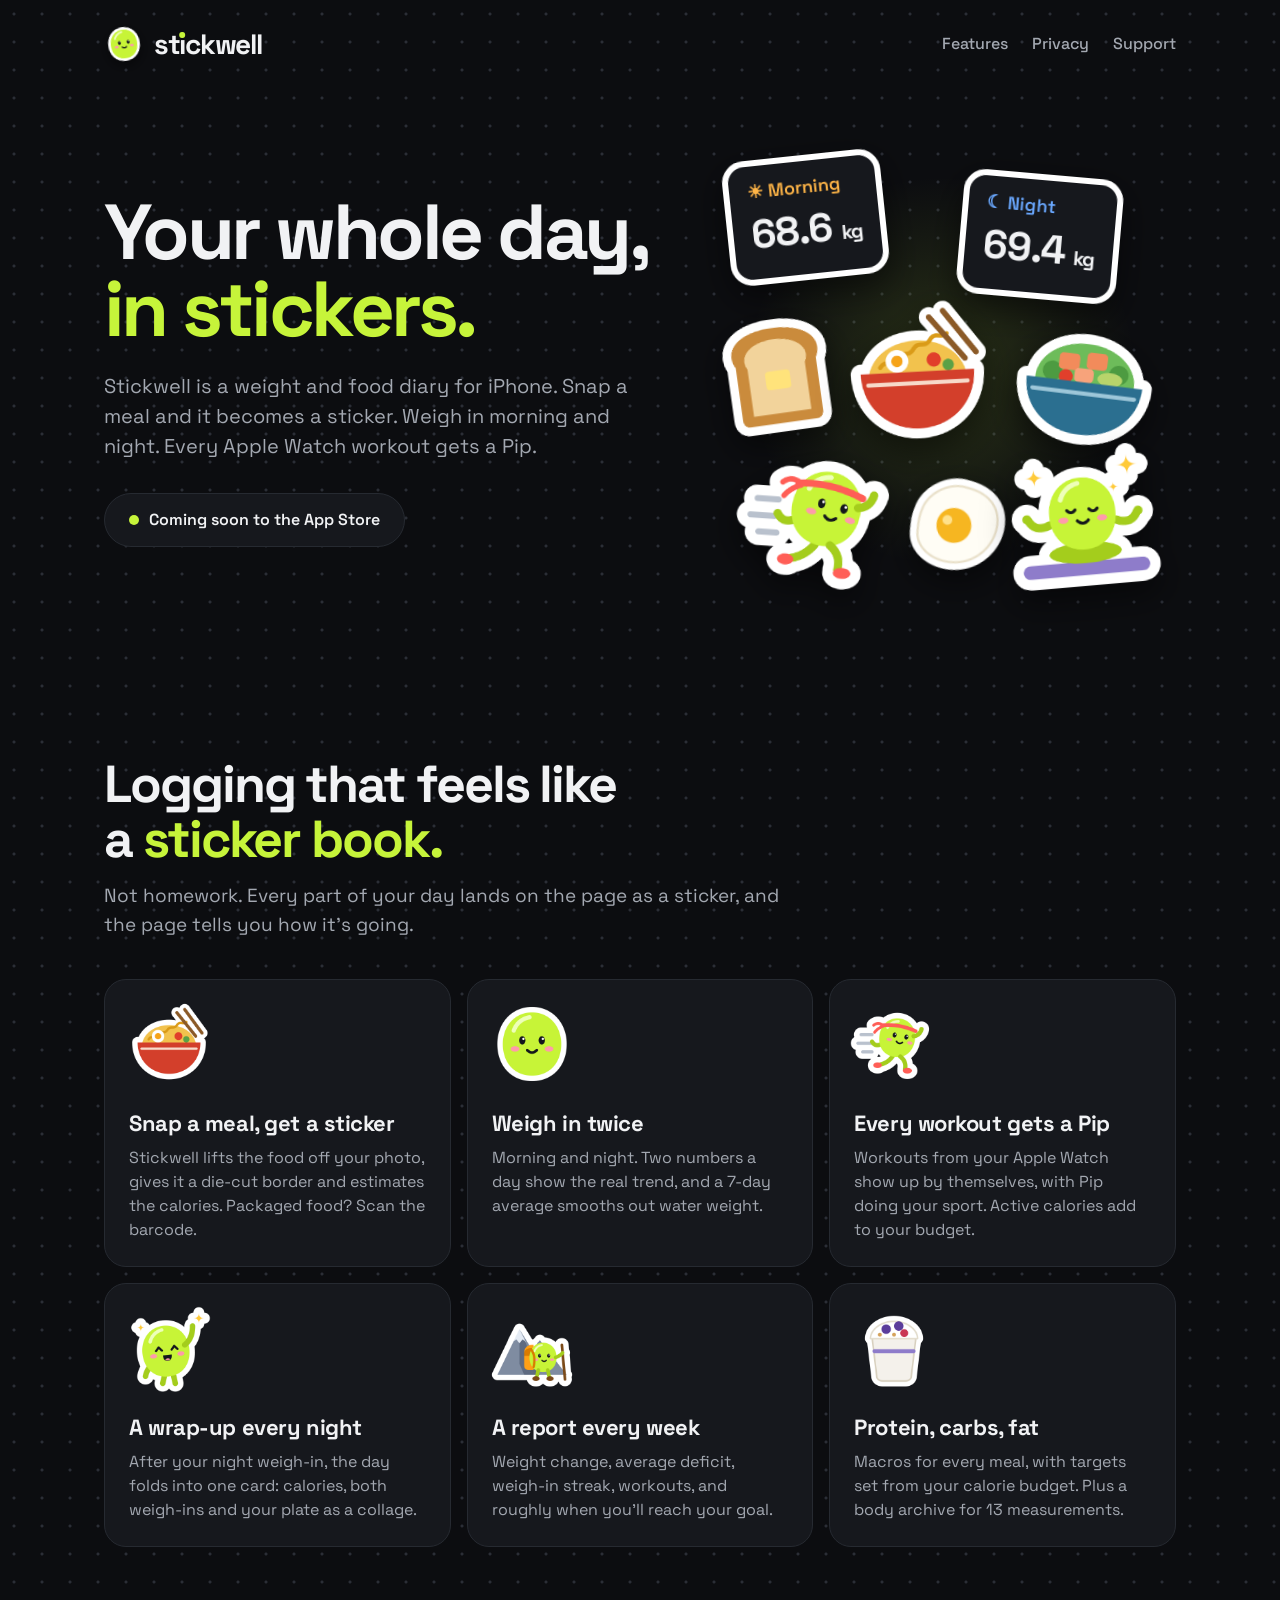
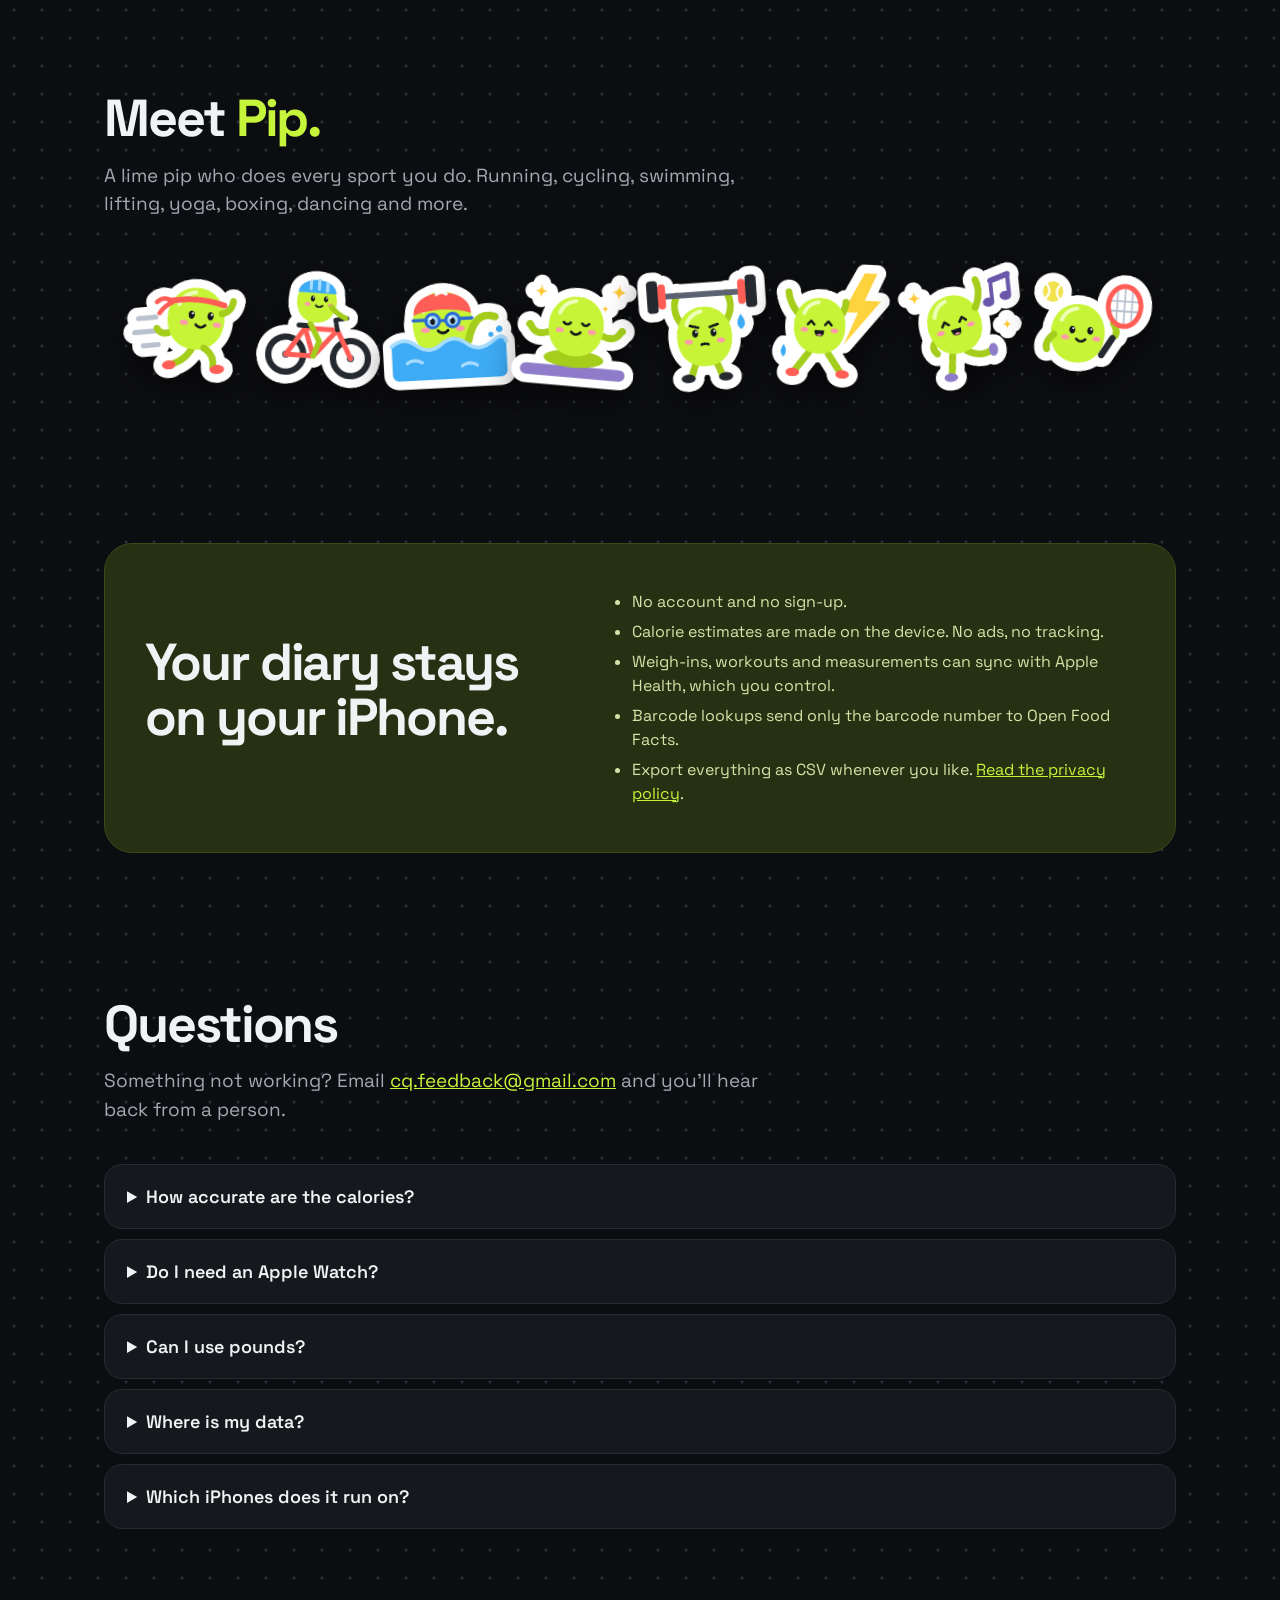
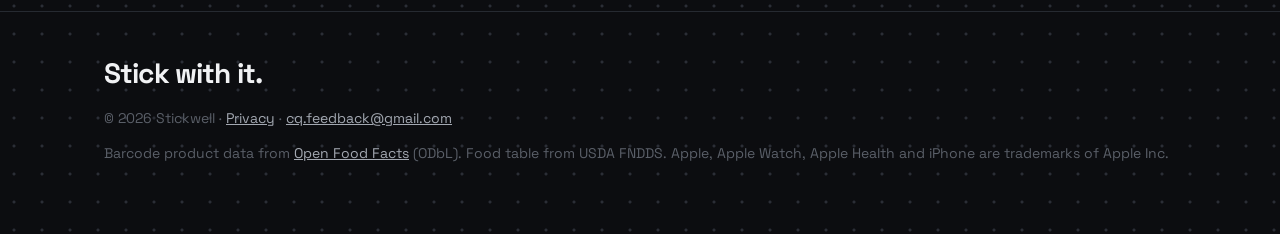
<file: index.html>
<!doctype html>
<html lang="en">
<head>
<meta charset="utf-8">
<meta name="viewport" content="width=device-width, initial-scale=1">
<title>Stickwell: your whole day, in stickers</title>
<meta name="description" content="Stickwell is a weight and food diary for iPhone. Snap a meal and it becomes a sticker. Weigh in morning and night. Every Apple Watch workout gets a Pip.">
<meta property="og:title" content="Stickwell: your whole day, in stickers">
<meta property="og:description" content="Snap a meal, get a sticker. Weigh in morning and night. Stick with it.">
<meta property="og:image" content="https://carol-lab.github.io/Stickwell-Support/img/og.png">
<meta property="og:url" content="https://carol-lab.github.io/Stickwell-Support/">
<meta name="twitter:card" content="summary_large_image">
<!-- Once the App Store listing exists, add: <meta name="apple-itunes-app" content="app-id=XXXXXXXXXX"> -->
<link rel="icon" href="img/apple-touch-icon.png">
<link rel="apple-touch-icon" href="img/apple-touch-icon.png">
<link rel="stylesheet" href="site.css">
</head>
<body>
<div class="wrap">
  <nav>
    <a class="brand" href="./"><img src="img/pip-happy.png" alt=""><span class="wordmark">st<span class="i">ı</span>ckwell</span></a>
    <div class="links"><a href="#features">Features</a><a href="privacy.html">Privacy</a><a href="#support">Support</a></div>
  </nav>

  <header class="hero">
    <div>
      <h1>Your whole day,<br><span class="volt">in stickers.</span></h1>
      <p>Stickwell is a weight and food diary for iPhone. Snap a meal and it becomes a sticker. Weigh in morning and night. Every Apple Watch workout gets a Pip.</p>
      <!-- At launch, replace with Apple's official "Download on the App Store" badge (from Apple's marketing resources). -->
      <span class="pill"><span class="dot"></span>Coming soon to the App Store</span>
    </div>
    <div class="collage" aria-hidden="true">
      <div class="glow"></div>
      <div class="weigh morning" style="left:4%;top:4%;--tilt:-6deg"><div class="slot">☀︎ Morning</div><div class="kg">68.6 <small>kg</small></div></div>
      <div class="weigh night" style="left:54%;top:8%;--tilt:5deg"><div class="slot">☾ Night</div><div class="kg">69.4 <small>kg</small></div></div>
      <img class="sticker" src="img/food-toast.png" style="left:0;top:36%;width:30%;--tilt:-8deg">
      <img class="sticker" src="img/food-noodles.png" style="left:28%;top:34%;width:34%;--tilt:-3deg">
      <img class="sticker" src="img/food-salad.png" style="left:64%;top:36%;width:33%;--tilt:7deg">
      <img class="sticker" src="img/sport-run.png" style="left:6%;top:64%;width:36%;--tilt:4deg">
      <img class="sticker" src="img/food-egg.png" style="left:40%;top:70%;width:26%;--tilt:-10deg">
      <img class="sticker" src="img/sport-yoga.png" style="left:62%;top:63%;width:36%;--tilt:-5deg">
    </div>
  </header>
</div>

<section id="features">
  <div class="wrap">
    <h2>Logging that feels like<br>a <span class="volt">sticker book.</span></h2>
    <p class="lead">Not homework. Every part of your day lands on the page as a sticker, and the page tells you how it's going.</p>
    <div class="features">
      <div class="feature"><img src="img/food-noodles.png" alt=""><h3>Snap a meal, get a sticker</h3><p>Stickwell lifts the food off your photo, gives it a die-cut border and estimates the calories. Packaged food? Scan the barcode.</p></div>
      <div class="feature"><img src="img/pip-happy.png" alt=""><h3>Weigh in twice</h3><p>Morning and night. Two numbers a day show the real trend, and a 7-day average smooths out water weight.</p></div>
      <div class="feature"><img src="img/sport-run.png" alt=""><h3>Every workout gets a Pip</h3><p>Workouts from your Apple Watch show up by themselves, with Pip doing your sport. Active calories add to your budget.</p></div>
      <div class="feature"><img src="img/pip-wave.png" alt=""><h3>A wrap-up every night</h3><p>After your night weigh-in, the day folds into one card: calories, both weigh-ins and your plate as a collage.</p></div>
      <div class="feature"><img src="img/sport-hike.png" alt=""><h3>A report every week</h3><p>Weight change, average deficit, weigh-in streak, workouts, and roughly when you'll reach your goal.</p></div>
      <div class="feature"><img src="img/food-yogurt.png" alt=""><h3>Protein, carbs, fat</h3><p>Macros for every meal, with targets set from your calorie budget. Plus a body archive for 13 measurements.</p></div>
    </div>
  </div>
</section>

<section>
  <div class="wrap">
    <h2>Meet <span class="volt">Pip.</span></h2>
    <p class="lead">A lime pip who does every sport you do. Running, cycling, swimming, lifting, yoga, boxing, dancing and more.</p>
    <div class="pips" aria-hidden="true">
      <img class="sticker" src="img/sport-run.png" style="--tilt:-5deg"><img class="sticker" src="img/sport-cycle.png" style="--tilt:4deg"><img class="sticker" src="img/sport-swim.png" style="--tilt:-3deg"><img class="sticker" src="img/sport-yoga.png" style="--tilt:5deg"><img class="sticker" src="img/sport-strength.png" style="--tilt:-4deg"><img class="sticker" src="img/sport-hiit.png" style="--tilt:3deg"><img class="sticker" src="img/sport-dance.png" style="--tilt:-6deg"><img class="sticker" src="img/sport-tennis.png" style="--tilt:4deg">
    </div>
  </div>
</section>

<section>
  <div class="wrap">
    <div class="privacy">
      <div><h2>Your diary stays<br>on your iPhone.</h2></div>
      <ul>
        <li>No account and no sign-up.</li>
        <li>Calorie estimates are made on the device. No ads, no tracking.</li>
        <li>Weigh-ins, workouts and measurements can sync with Apple Health, which you control.</li>
        <li>Barcode lookups send only the barcode number to Open Food Facts.</li>
        <li>Export everything as CSV whenever you like. <a href="privacy.html">Read the privacy policy</a>.</li>
      </ul>
    </div>
  </div>
</section>

<section id="support" class="faq">
  <div class="wrap">
    <h2>Questions</h2>
    <p class="lead">Something not working? Email <a href="mailto:cq.feedback@gmail.com">cq.feedback@gmail.com</a> and you'll hear back from a person.</p>
    <details><summary>How accurate are the calories?</summary><p>They're estimates. Stickwell recognises the food on your iPhone and looks it up in a food table based on USDA data, then you confirm the name and portion. Packaged food uses the barcode's nutrition label from Open Food Facts.</p></details>
    <details><summary>Do I need an Apple Watch?</summary><p>No. Weigh-ins and food work on their own, and you can add workouts by hand. With an Apple Watch, workouts and active calories appear automatically.</p></details>
    <details><summary>Can I use pounds?</summary><p>Not yet. Stickwell uses kilograms for now. Pounds are on the list.</p></details>
    <details><summary>Where is my data?</summary><p>On your iPhone, and in Apple Health if you turn that on. There's no Stickwell account or server. Deleting the app deletes the diary, so export a CSV first if you want to keep it.</p></details>
    <details><summary>Which iPhones does it run on?</summary><p>iPhone with iOS 17 or later.</p></details>
  </div>
</section>

<footer>
  <div class="wrap">
    <div class="slogan">Stick with it.</div>
    <p>© 2026 Stickwell · <a href="privacy.html">Privacy</a> · <a href="mailto:cq.feedback@gmail.com">cq.feedback@gmail.com</a></p>
    <p>Barcode product data from <a href="https://world.openfoodfacts.org">Open Food Facts</a> (ODbL). Food table from USDA FNDDS. Apple, Apple Watch, Apple Health and iPhone are trademarks of Apple Inc.</p>
  </div>
</footer>
</body>
</html>
</file>
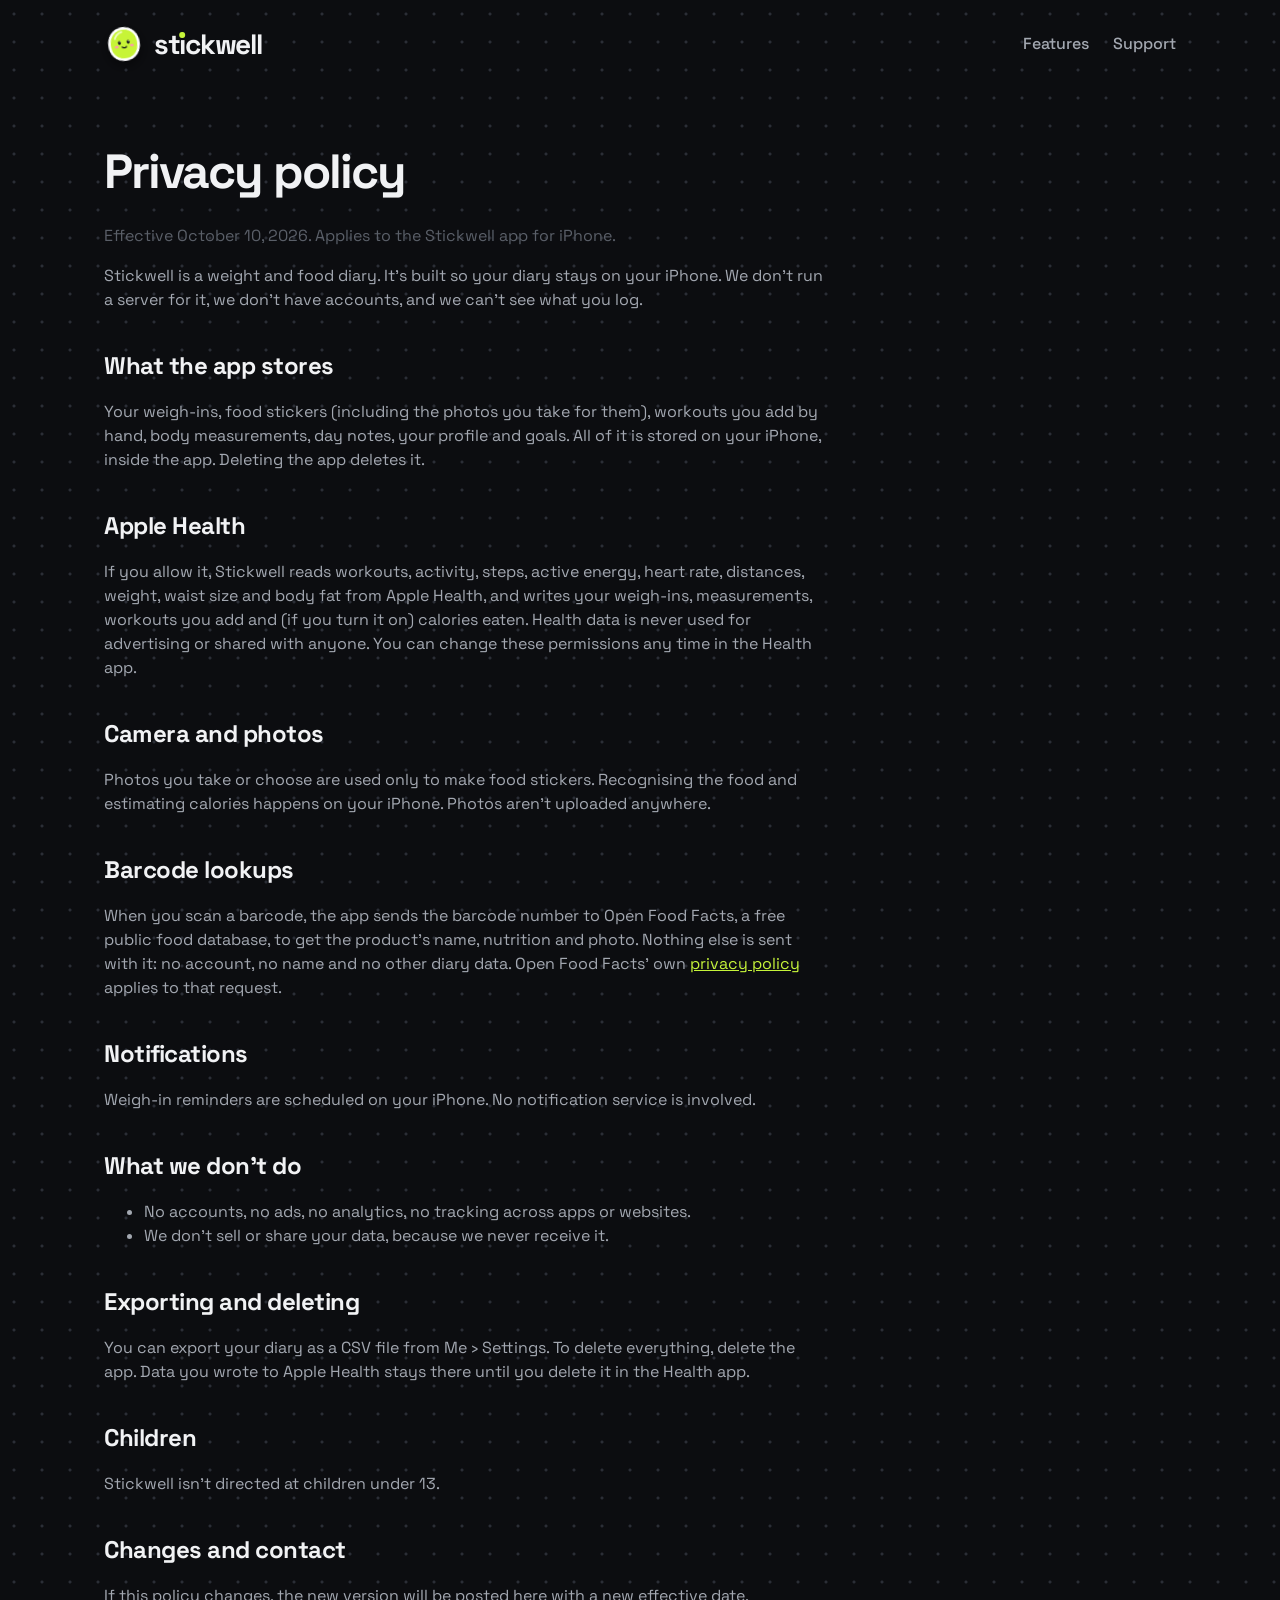
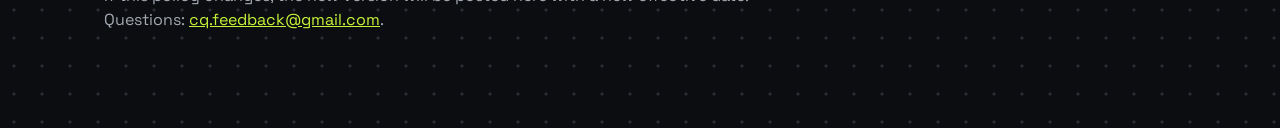
<file: privacy.html>
<!doctype html>
<html lang="en">
<head>
<meta charset="utf-8">
<meta name="viewport" content="width=device-width, initial-scale=1">
<title>Stickwell privacy policy</title>
<link rel="icon" href="img/apple-touch-icon.png">
<link rel="stylesheet" href="site.css">
</head>
<body>
<div class="wrap">
  <nav>
    <a class="brand" href="./"><img src="img/pip-happy.png" alt=""><span class="wordmark">st<span class="i">ı</span>ckwell</span></a>
    <div class="links"><a href="./#features">Features</a><a href="./#support">Support</a></div>
  </nav>

  <main class="doc">
    <h1>Privacy policy</h1>
    <p class="meta">Effective October 10, 2026. Applies to the Stickwell app for iPhone.</p>

    <p>Stickwell is a weight and food diary. It's built so your diary stays on your iPhone. We don't run a server for it, we don't have accounts, and we can't see what you log.</p>

    <h2>What the app stores</h2>
    <p>Your weigh-ins, food stickers (including the photos you take for them), workouts you add by hand, body measurements, day notes, your profile and goals. All of it is stored on your iPhone, inside the app. Deleting the app deletes it.</p>

    <h2>Apple Health</h2>
    <p>If you allow it, Stickwell reads workouts, activity, steps, active energy, heart rate, distances, weight, waist size and body fat from Apple Health, and writes your weigh-ins, measurements, workouts you add and (if you turn it on) calories eaten. Health data is never used for advertising or shared with anyone. You can change these permissions any time in the Health app.</p>

    <h2>Camera and photos</h2>
    <p>Photos you take or choose are used only to make food stickers. Recognising the food and estimating calories happens on your iPhone. Photos aren't uploaded anywhere.</p>

    <h2>Barcode lookups</h2>
    <p>When you scan a barcode, the app sends the barcode number to Open Food Facts, a free public food database, to get the product's name, nutrition and photo. Nothing else is sent with it: no account, no name and no other diary data. Open Food Facts' own <a href="https://world.openfoodfacts.org/privacy">privacy policy</a> applies to that request.</p>

    <h2>Notifications</h2>
    <p>Weigh-in reminders are scheduled on your iPhone. No notification service is involved.</p>

    <h2>What we don't do</h2>
    <ul>
      <li>No accounts, no ads, no analytics, no tracking across apps or websites.</li>
      <li>We don't sell or share your data, because we never receive it.</li>
    </ul>

    <h2>Exporting and deleting</h2>
    <p>You can export your diary as a CSV file from Me › Settings. To delete everything, delete the app. Data you wrote to Apple Health stays there until you delete it in the Health app.</p>

    <h2>Children</h2>
    <p>Stickwell isn't directed at children under 13.</p>

    <h2>Changes and contact</h2>
    <p>If this policy changes, the new version will be posted here with a new effective date. Questions: <a href="mailto:cq.feedback@gmail.com">cq.feedback@gmail.com</a>.</p>
  </main>
</div>
</body>
</html>
</file>
<file: site.css>
@import url('https://fonts.googleapis.com/css2?family=Space+Grotesk:wght@400;500;600;700&display=swap');

:root {
  --bg: #0C0D10; --surface: #16181D; --surface-2: #23262D; --line: #262A31; --dot: #2B2E36;
  --ink: #F1F2F4; --sub: #A3A8B1; --faint: #5A5F68;
  --volt: #C6F43A; --volt-soft: #263012; --morning: #FFB547; --night: #6AA8FF;
  --font: 'Space Grotesk', -apple-system, BlinkMacSystemFont, 'Helvetica Neue', sans-serif;
  color-scheme: dark;
}
* { box-sizing: border-box; }
html { -webkit-text-size-adjust: 100%; }
body {
  margin: 0; background-color: var(--bg); color: var(--ink); font-family: var(--font); line-height: 1.5;
  -webkit-font-smoothing: antialiased;
  background-image: radial-gradient(var(--dot) 1.4px, transparent 1.7px); background-size: 28px 28px;
}
a { color: var(--volt); }
img { max-width: 100%; }
.wrap { max-width: 1120px; margin: 0 auto; padding: 0 24px; }
.volt { color: var(--volt); }

/* Wordmark: the dot of the i is a lime pip. */
.wordmark { font-weight: 700; letter-spacing: -0.045em; line-height: 1; color: var(--ink); text-decoration: none; white-space: nowrap; }
.wordmark .i { position: relative; display: inline-block; }
.wordmark .i::after { content: ''; position: absolute; left: 50%; top: .06em; width: .2em; height: .22em; transform: translateX(-50%); border-radius: 50%; background: var(--volt); }

nav { display: flex; align-items: center; justify-content: space-between; padding: 24px 0; }
nav .brand { display: flex; align-items: center; gap: 10px; text-decoration: none; }
nav .brand img { width: 40px; transform: rotate(-8deg); filter: drop-shadow(0 4px 6px rgba(0,0,0,.5)); }
nav .brand .wordmark { font-size: 28px; }
nav .links { display: flex; gap: 24px; }
nav .links a { color: var(--sub); text-decoration: none; font-weight: 500; }
nav .links a:hover { color: var(--ink); }

.sticker { filter: drop-shadow(0 12px 16px rgba(0,0,0,.5)); transform: rotate(var(--tilt, 0deg)); }

.hero { display: grid; grid-template-columns: 1.2fr 1fr; gap: 40px; align-items: center; padding: 48px 0 80px; }
.hero h1 { font-size: clamp(44px, 6.2vw, 78px); line-height: .98; letter-spacing: -0.045em; margin: 0 0 24px; }
.hero p { font-size: 20px; color: var(--sub); max-width: 34em; margin: 0 0 32px; }
.pill { display: inline-flex; align-items: center; gap: 10px; padding: 14px 24px; border-radius: 999px; background: var(--surface); border: 1px solid var(--line); font-weight: 600; }
.pill .dot { width: 10px; height: 10px; border-radius: 50%; background: var(--volt); }
.collage { position: relative; aspect-ratio: 1; }
.collage > * { position: absolute; }
.collage .glow { inset: 5%; border-radius: 50%; background: radial-gradient(circle, rgba(198,244,58,.16), transparent 65%); }

.weigh { background: var(--surface); border: 6px solid #fff; border-radius: 22px; padding: 12px 18px 14px; filter: drop-shadow(0 12px 16px rgba(0,0,0,.5)); transform: rotate(var(--tilt, 0deg)); font-size: clamp(26px, 3.4vw, 40px); }
.weigh .slot { font-size: .45em; font-weight: 600; }
.weigh.morning .slot { color: var(--morning); }
.weigh.night .slot { color: var(--night); }
.weigh .kg { font-weight: 700; letter-spacing: -0.03em; }
.weigh .kg small { font-size: .5em; }

section { padding: 72px 0; }
section h2 { font-size: clamp(34px, 4.5vw, 52px); letter-spacing: -0.04em; line-height: 1.05; margin: 0 0 16px; }
section .lead { color: var(--sub); font-size: 19px; max-width: 36em; margin: 0 0 40px; }

.features { display: grid; grid-template-columns: repeat(3, 1fr); gap: 16px; }
.feature { background: var(--surface); border: 1px solid var(--line); border-radius: 22px; padding: 24px; }
.feature img { width: 88px; height: 88px; object-fit: contain; margin: -4px 0 12px -4px; }
.feature h3 { margin: 0 0 6px; font-size: 22px; letter-spacing: -0.02em; }
.feature p { margin: 0; color: var(--sub); }

.pips { display: flex; flex-wrap: wrap; gap: 8px 0; justify-content: center; }
.pips img { width: 140px; margin: 0 -6px; }

.privacy { background: var(--volt-soft); border: 1px solid #3A4A1A; border-radius: 28px; padding: 40px; display: grid; grid-template-columns: 1fr 1.2fr; gap: 32px; align-items: center; }
.privacy ul { margin: 0; padding-left: 20px; color: #D5E3A8; }
.privacy li { margin: 6px 0; }

.faq details { background: var(--surface); border: 1px solid var(--line); border-radius: 18px; padding: 18px 22px; margin-bottom: 10px; }
.faq summary { cursor: pointer; font-weight: 600; font-size: 18px; }
.faq details p { color: var(--sub); margin: 10px 0 0; }

footer { border-top: 1px solid var(--line); padding: 40px 0 56px; color: var(--faint); font-size: 14px; }
footer .slogan { color: var(--ink); font-size: 28px; font-weight: 700; letter-spacing: -0.03em; margin-bottom: 12px; }
footer a { color: var(--sub); }

/* Policy page */
.doc { max-width: 720px; padding: 24px 0 80px; }
.doc h1 { font-size: 48px; letter-spacing: -0.04em; margin: 24px 0 8px; }
.doc h2 { font-size: 24px; letter-spacing: -0.02em; margin: 36px 0 8px; }
.doc p, .doc li { color: var(--sub); }
.doc .meta { color: var(--faint); }
.draft { background: #33171E; border: 1px solid #52242F; color: #F4BCC7; border-radius: 14px; padding: 12px 16px; }

@media (max-width: 820px) {
  .hero { grid-template-columns: 1fr; padding-top: 16px; }
  .features { grid-template-columns: 1fr; }
  .privacy { grid-template-columns: 1fr; padding: 28px 22px; }
  nav .links { gap: 16px; font-size: 15px; }
  nav .links a[href="#features"] { display: none; }
  nav .brand .wordmark { font-size: 24px; }
  .pips img { width: 96px; }
}
</file>
